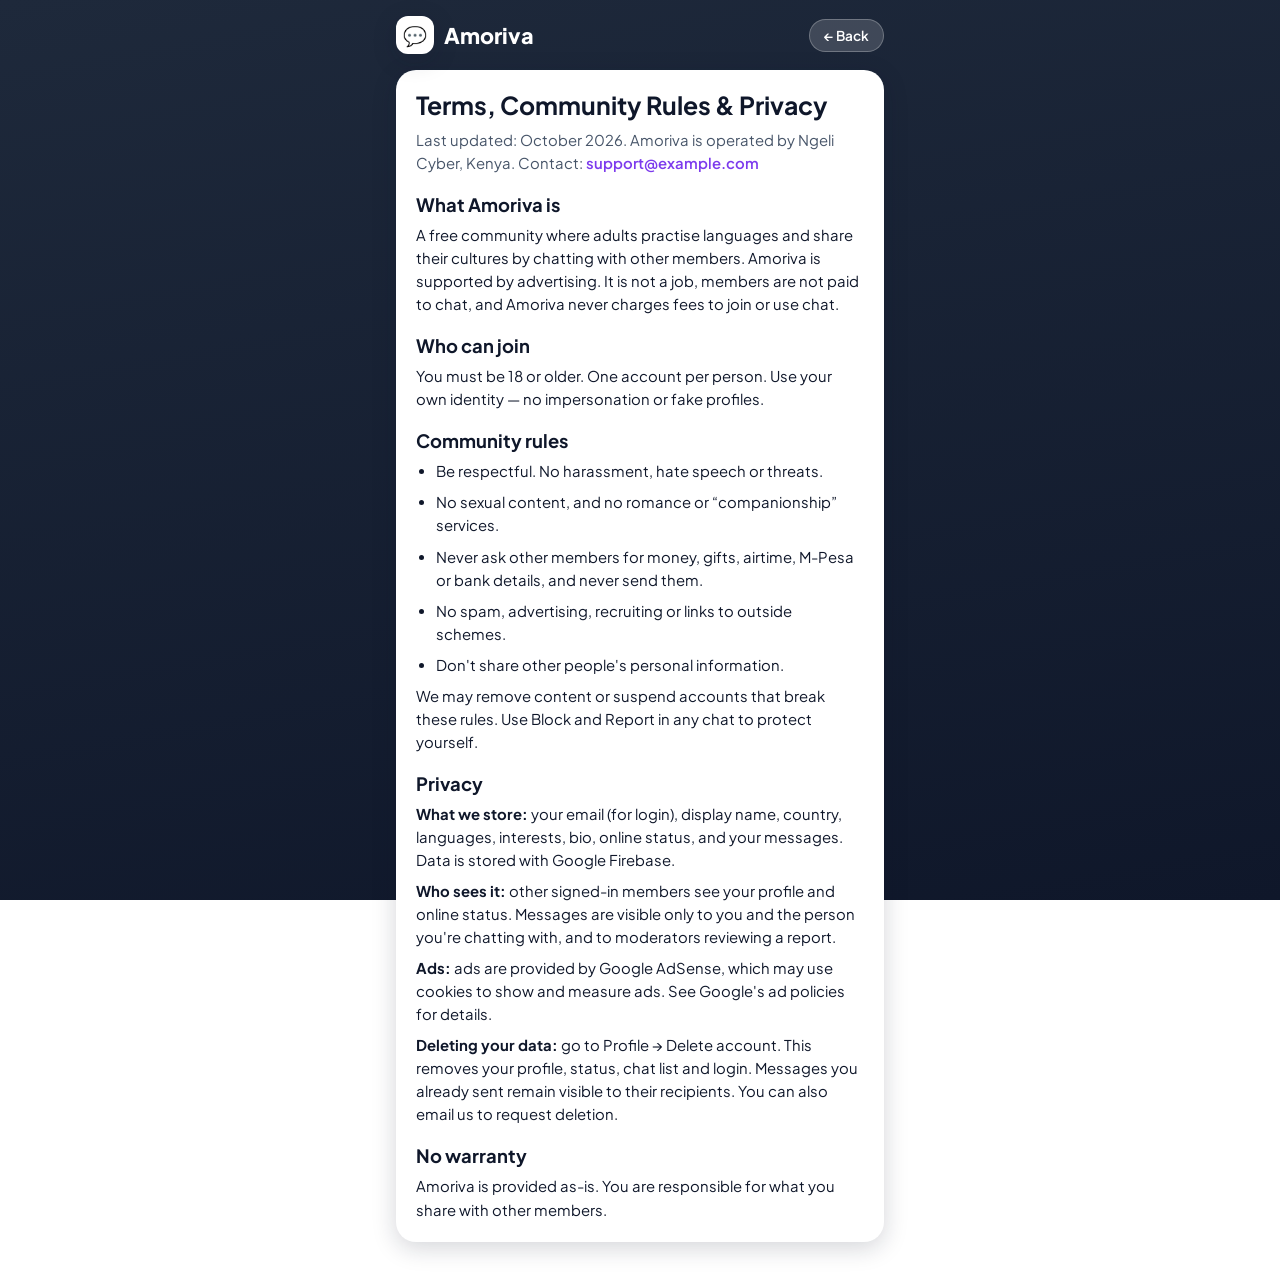
<file: terms.html>
<!doctype html>
<html lang="en">
<head>
<meta charset="utf-8">
<meta name="viewport" content="width=device-width, initial-scale=1, viewport-fit=cover">
<meta name="theme-color" content="#0f172a">
<title>Amoriva – Terms &amp; Privacy</title>
<link rel="stylesheet" href="common.css">
</head>
<body>
<div class="app">
  <div class="topbar">
    <div class="brand"><div class="logo">💬</div>Amoriva</div>
    <a class="icon-btn" href="javascript:history.back()">← Back</a>
  </div>

  <div class="card legal">
    <h1>Terms, Community Rules &amp; Privacy</h1>
    <p class="muted small">Last updated: <span id="updated">October 2026</span>. Amoriva is operated by Ngeli Cyber, Kenya. Contact: <a href="mailto:support@example.com">support@example.com</a></p>

    <h2>What Amoriva is</h2>
    <p>A free community where adults practise languages and share their cultures by chatting with other members. Amoriva is supported by advertising. It is not a job, members are not paid to chat, and Amoriva never charges fees to join or use chat.</p>

    <h2>Who can join</h2>
    <p>You must be 18 or older. One account per person. Use your own identity — no impersonation or fake profiles.</p>

    <h2>Community rules</h2>
    <ul>
      <li>Be respectful. No harassment, hate speech or threats.</li>
      <li>No sexual content, and no romance or “companionship” services.</li>
      <li>Never ask other members for money, gifts, airtime, M-Pesa or bank details, and never send them.</li>
      <li>No spam, advertising, recruiting or links to outside schemes.</li>
      <li>Don't share other people's personal information.</li>
    </ul>
    <p>We may remove content or suspend accounts that break these rules. Use Block and Report in any chat to protect yourself.</p>

    <h2>Privacy</h2>
    <p><b>What we store:</b> your email (for login), display name, country, languages, interests, bio, online status, and your messages. Data is stored with Google Firebase.</p>
    <p><b>Who sees it:</b> other signed-in members see your profile and online status. Messages are visible only to you and the person you're chatting with, and to moderators reviewing a report.</p>
    <p><b>Ads:</b> ads are provided by Google AdSense, which may use cookies to show and measure ads. See Google's ad policies for details.</p>
    <p><b>Deleting your data:</b> go to Profile → Delete account. This removes your profile, status, chat list and login. Messages you already sent remain visible to their recipients. You can also email us to request deletion.</p>

    <h2>No warranty</h2>
    <p>Amoriva is provided as-is. You are responsible for what you share with other members.</p>
  </div>
</div>
<script>try { const t = localStorage.getItem("amoriva-theme"); if (t) document.documentElement.setAttribute("data-theme", t); } catch (e) {}</script>
</body>
</html>
</file>
<file: common.css>
/* Amoriva — shared styles */
@import url('https://fonts.googleapis.com/css2?family=Plus+Jakarta+Sans:wght@400;500;600;700;800&display=swap');

:root {
  --bg1: #1e293b;
  --bg2: #0f172a;
  --surface: #ffffff;
  --surface-2: #f5f2fb;
  --text: #0f172a;
  --muted: #475569;
  --border: #e4ddf3;
  --primary: #7c3aed;
  --primary-ink: #ffffff;
  --primary-soft: #f2e9fe;
  --accent: #a855f7;
  --online: #22c55e;
  --danger: #ef4444;
  --danger-soft: #fdeaea;
  --shadow: 0 6px 24px rgba(15, 23, 42, .18);
  --radius: 20px;
  --nav-h: 68px;
}
:root[data-theme="dark"] {
  --bg1: #0f172a;
  --bg2: #0b1120;
  --surface: #1e293b;
  --surface-2: #273449;
  --text: #e2e8f0;
  --muted: #94a3b8;
  --border: #334155;
  --primary: #a855f7;
  --primary-ink: #0f0a1a;
  --primary-soft: #2a2140;
  --accent: #c084fc;
  --danger-soft: #3a1f26;
  --shadow: 0 6px 24px rgba(0, 0, 0, .4);
}

* { box-sizing: border-box; margin: 0; padding: 0; }
html, body { min-height: 100%; }
body {
  font-family: 'Plus Jakarta Sans', system-ui, sans-serif;
  color: var(--text);
  background: linear-gradient(170deg, var(--bg1), var(--bg2)) fixed;
  -webkit-font-smoothing: antialiased;
}
a { color: var(--primary); text-decoration: none; font-weight: 600; }
button, input, select, textarea { font: inherit; color: inherit; }

.app { max-width: 520px; margin: 0 auto; padding: 0 16px 24px; min-height: 100vh; }
.app.has-nav { padding-bottom: calc(var(--nav-h) + 24px); }

/* Top bar */
.topbar { display: flex; align-items: center; justify-content: space-between; padding: 16px 0; color: #fff; gap: 10px; }
.brand { display: flex; align-items: center; gap: 10px; font-weight: 800; font-size: 1.35rem; color: #fff; }
.logo { width: 38px; height: 38px; border-radius: 12px; background: #fff; display: grid; place-items: center; font-size: 1.2rem; box-shadow: var(--shadow); }
.icon-btn { background: rgba(255,255,255,.16); border: 1px solid rgba(255,255,255,.25); color: #fff; border-radius: 999px; padding: 7px 14px; font-weight: 600; cursor: pointer; font-size: .85rem; }

/* Cards */
.card { background: var(--surface); border-radius: var(--radius); padding: 20px; box-shadow: var(--shadow); margin-bottom: 14px; }
.card h1 { font-size: 1.55rem; line-height: 1.25; margin-bottom: 6px; }
.card h2 { font-size: 1.15rem; margin-bottom: 6px; }
.muted { color: var(--muted); }
.small { font-size: .85rem; }
.center { text-align: center; }
.pill { display: inline-flex; align-items: center; gap: 6px; background: var(--primary-soft); color: var(--primary); border-radius: 999px; padding: 5px 12px; font-size: .8rem; font-weight: 700; }

/* Buttons */
.btn { display: inline-flex; align-items: center; justify-content: center; gap: 8px; width: 100%; border: 0; border-radius: 999px; padding: 15px 20px; font-weight: 700; font-size: 1rem; cursor: pointer; transition: transform .1s, opacity .2s; }
.btn:active { transform: scale(.98); }
.btn:disabled { opacity: .55; cursor: not-allowed; }
.btn-primary { background: var(--primary); color: var(--primary-ink); }
.btn-light { background: #fff; color: #7c3aed; box-shadow: var(--shadow); }
.btn-outline { background: transparent; border: 1.5px solid var(--border); color: var(--text); }
.btn-green { background: #22c55e; color: #fff; border: none; }
.btn-green:active { background: #16a34a; }
.pts-chip { display: inline-flex; align-items: center; gap: 5px; background: rgba(255,255,255,.16); color: #fff;
  border-radius: 999px; padding: 5px 10px; font-weight: 800; font-size: .8rem; white-space: nowrap; margin-right: 6px; }
@keyframes ptsPop { 0% { transform: scale(1); } 40% { transform: scale(1.18); } 100% { transform: scale(1); } }
.pts-chip.bump { animation: ptsPop .4s ease; }
.btn-ghost-light { background: rgba(255,255,255,.12); border: 1.5px solid rgba(255,255,255,.5); color: #fff; }
.btn-danger { background: var(--danger-soft); color: var(--danger); }
.btn-sm { width: auto; padding: 9px 16px; font-size: .88rem; }
.stack > * + * { margin-top: 10px; }

/* Forms */
.field { margin-bottom: 16px; }
.field label { display: block; font-weight: 700; font-size: .9rem; margin-bottom: 7px; }
.input { width: 100%; background: var(--surface-2); border: 1.5px solid var(--border); border-radius: 14px; padding: 13px 14px; font-size: 1rem; outline: none; }
.input:focus { border-color: var(--primary); }
.input::placeholder { color: var(--muted); opacity: .6; }
textarea.input { resize: vertical; min-height: 90px; }
.check { display: flex; gap: 10px; align-items: flex-start; font-size: .9rem; margin-bottom: 14px; }
.check input { width: 20px; height: 20px; margin-top: 1px; accent-color: var(--primary); flex-shrink: 0; }
.pw-wrap { position: relative; }
.pw-wrap button { position: absolute; right: 10px; top: 50%; transform: translateY(-50%); background: none; border: 0; color: var(--muted); font-weight: 600; cursor: pointer; font-size: .85rem; }
.error { background: var(--danger-soft); color: var(--danger); border-radius: 12px; padding: 10px 12px; font-size: .88rem; margin-bottom: 14px; display: none; }
.error.show { display: block; }

/* Tabs */
.tabs { display: flex; background: var(--surface-2); border-radius: 999px; padding: 4px; margin-bottom: 18px; }
.tabs button { flex: 1; border: 0; background: none; padding: 10px; border-radius: 999px; font-weight: 700; color: var(--muted); cursor: pointer; }
.tabs button.on { background: var(--surface); color: var(--primary); box-shadow: 0 2px 8px rgba(0,0,0,.08); }

/* Chips */
.chips { display: flex; flex-wrap: wrap; gap: 8px; }
.chip { border: 1.5px solid var(--border); background: var(--surface); border-radius: 999px; padding: 8px 14px; font-size: .88rem; font-weight: 600; cursor: pointer; user-select: none; }
.chip.on { background: var(--primary-soft); border-color: var(--primary); color: var(--primary); }
.tag { display: inline-block; background: var(--surface-2); border-radius: 999px; padding: 4px 10px; font-size: .78rem; font-weight: 600; color: var(--muted); }
.scroll-x { display: flex; gap: 8px; overflow-x: auto; padding-bottom: 4px; scrollbar-width: none; }
.scroll-x::-webkit-scrollbar { display: none; }
.scroll-x .chip { white-space: nowrap; }

/* Avatar + presence */
.avatar { position: relative; width: 50px; height: 50px; border-radius: 50%; display: grid; place-items: center; color: #fff; font-weight: 800; font-size: 1.05rem; flex-shrink: 0; }
.avatar.lg { width: 84px; height: 84px; font-size: 1.8rem; }
.avatar .dot { position: absolute; right: 0; bottom: 1px; width: 13px; height: 13px; border-radius: 50%; border: 2.5px solid var(--surface); background: #a7b4ba; }
.avatar .dot.online { background: var(--online); }
.status-text { font-size: .8rem; font-weight: 600; color: var(--muted); }
.status-text.online { color: var(--online); }
.status-text.typing { color: var(--primary); }
.typing-dots { display: inline-flex; gap: 3px; align-items: center; vertical-align: middle; }
.typing-dots span { width: 5px; height: 5px; border-radius: 50%; background: currentColor; animation: td 1.2s infinite ease-in-out; }
.typing-dots span:nth-child(2) { animation-delay: .2s; }
.typing-dots span:nth-child(3) { animation-delay: .4s; }
@keyframes td { 0%, 60%, 100% { transform: translateY(0); opacity: .35; } 30% { transform: translateY(-4px); opacity: 1; } }

/* Member card */
.member { display: flex; gap: 14px; align-items: flex-start; }
.member .info { flex: 1; min-width: 0; }
.member .name { font-weight: 800; font-size: 1.02rem; }
.member .bio { margin: 8px 0; font-size: .9rem; color: var(--muted); }
.lang-row { font-size: .82rem; margin-top: 4px; }
.lang-row b { color: var(--text); }
.member .actions { margin-top: 12px; }

/* List rows (chats) */
.row { display: flex; gap: 12px; align-items: center; padding: 12px 4px; border-bottom: 1px solid var(--border); cursor: pointer; }
.row:last-child { border-bottom: 0; }
.row .info { flex: 1; min-width: 0; }
.row .last { font-size: .88rem; color: var(--muted); white-space: nowrap; overflow: hidden; text-overflow: ellipsis; }
.row .meta { text-align: right; font-size: .75rem; color: var(--muted); }
.badge { display: inline-grid; place-items: center; min-width: 20px; height: 20px; border-radius: 999px; background: var(--accent); color: #fff; font-size: .72rem; font-weight: 800; padding: 0 6px; margin-top: 4px; }

/* Bottom nav */
.nav { position: fixed; left: 0; right: 0; bottom: 0; height: var(--nav-h); background: var(--surface); box-shadow: 0 -4px 20px rgba(0,0,0,.12); display: flex; justify-content: center; z-index: 50; }
.nav .inner { display: flex; width: 100%; max-width: 520px; }
.nav a { flex: 1; display: flex; flex-direction: column; align-items: center; justify-content: center; gap: 3px; color: var(--muted); font-size: .76rem; font-weight: 700; position: relative; }
.nav a .ic { font-size: 1.3rem; }
.nav a.on { color: var(--primary); }
.nav a .badge { position: absolute; top: 8px; left: calc(50% + 6px); margin: 0; }
.nav .nav-fab { flex: 1; display: flex; flex-direction: column; align-items: center; justify-content: center; gap: 3px;
  background: none; border: 0; cursor: pointer; color: var(--muted); font-size: .76rem; font-weight: 700; }
.nav .nav-fab .ic { width: 58px; height: 58px; margin-top: -24px; border-radius: 50%; display: grid; place-items: center;
  font-size: 1.6rem; color: #053d26; background: #4ade80; border: 3px solid #15803d; box-shadow: 0 6px 18px rgba(21,128,61,.5); }
.nav .nav-fab { color: #15803d; }

/* Chat screen */
.chat-page { display: flex; flex-direction: column; height: 100vh; height: 100dvh; max-width: 520px; margin: 0 auto; background: var(--surface); }
.chat-head { display: flex; align-items: center; gap: 12px; padding: 12px 14px; background: var(--primary); color: #fff; }
.chat-head .avatar .dot { border-color: var(--primary); }
.chat-head .status-text { color: rgba(255,255,255,.8); }
.chat-head .back { background: none; border: 0; color: #fff; font-size: 1.4rem; cursor: pointer; padding: 0 4px; }
.chat-head .name { font-weight: 800; }
.messages { flex: 1; overflow-y: auto; padding: 16px 14px; background: var(--surface-2); display: flex; flex-direction: column; gap: 6px; }
.msg { max-width: 78%; padding: 10px 14px; border-radius: 18px; font-size: .95rem; line-height: 1.4; word-wrap: break-word; white-space: pre-wrap; }
.msg .t { display: block; font-size: .7rem; opacity: .7; margin-top: 4px; text-align: right; }
.msg.me { align-self: flex-end; background: var(--primary); color: var(--primary-ink); border-bottom-right-radius: 6px; }
.msg.them { align-self: flex-start; background: var(--surface); border: 1px solid var(--border); border-bottom-left-radius: 6px; }
.day-sep { align-self: center; font-size: .75rem; color: var(--muted); background: var(--surface); border-radius: 999px; padding: 3px 10px; margin: 8px 0; }
.composer { display: flex; gap: 8px; padding: 10px 12px; border-top: 1px solid var(--border); background: var(--surface); }
.composer textarea { flex: 1; resize: none; max-height: 120px; min-height: 46px; border-radius: 22px; }
.composer .btn { width: auto; padding: 0 20px; }
.starter { display: flex; gap: 8px; overflow-x: auto; padding: 8px 12px 0; background: var(--surface); scrollbar-width: none; }
.starter::-webkit-scrollbar { display: none; }
.starter .chip { white-space: nowrap; font-size: .8rem; padding: 6px 12px; }
.notice { text-align: center; font-size: .82rem; color: var(--muted); background: var(--surface); border: 1px dashed var(--border); border-radius: 14px; padding: 10px 12px; margin-bottom: 8px; }

/* Menus / sheets */
.sheet-bg { position: fixed; inset: 0; background: rgba(0,0,0,.45); display: none; align-items: flex-end; justify-content: center; z-index: 100; }
.sheet-bg.show { display: flex; }
.sheet { background: var(--surface); width: 100%; max-width: 520px; border-radius: 22px 22px 0 0; padding: 20px 16px 24px;
  max-height: 92vh; overflow-y: auto; }
.sheet h3 { margin-bottom: 12px; }

/* Invite popup */
.invite-hero { text-align: center; margin: -20px -16px 12px; padding: 14px 16px 12px; color: #fff;
  background: linear-gradient(135deg, #22c55e, #15803d); border-radius: 22px 22px 16px 16px; }
.invite-hero .ih-ic { font-size: 1.9rem; line-height: 1; }
.invite-hero h3 { margin: 4px 0 3px; color: #fff; font-size: 1.1rem; }
.invite-hero p { margin: 0; font-size: .8rem; opacity: .94; }
.inv-steps { display: flex; flex-direction: column; gap: 4px; margin: 2px 0 10px; }
.inv-step { display: flex; align-items: center; gap: 8px; font-size: .82rem; font-weight: 600; color: var(--text); }
.inv-step .sn { width: 23px; height: 23px; border-radius: 50%; background: #dcfce7; color: #15803d;
  display: grid; place-items: center; font-weight: 800; flex-shrink: 0; font-size: .8rem; }
.inv-step .code { font-weight: 800; color: #15803d; }
.inv-label { display: block; font-weight: 800; font-size: .8rem; color: var(--text); margin: 2px 0 6px; }
.code-display { display: flex; gap: 8px; align-items: stretch; margin-bottom: 18px; }
.code-display .input { flex: 1; font-weight: 800; letter-spacing: 1.5px; text-align: center; font-size: 1.15rem;
  background: #fff; color: #4f46e5; border: 2px solid #7c3aed; }
:root[data-theme="dark"] .code-display .input { background: #1e1b2e; color: #c4b5fd; }
textarea.code-paste { width: 100%; min-height: 80px; resize: vertical; line-height: 1.4;
  background: var(--surface); color: var(--text); border: 2px solid var(--primary); }
textarea.code-paste::placeholder { color: var(--muted); }
.code-paste:focus, .code-display .input:focus { box-shadow: 0 0 0 3px rgba(124,58,237,.2); }

/* Onboarding */
.slides { position: relative; overflow: hidden; }
.slide { display: none; animation: fade .35s ease; }
.slide.on { display: block; }
@keyframes fade { from { opacity: 0; transform: translateY(8px); } to { opacity: 1; transform: none; } }
.feature { display: flex; gap: 14px; align-items: center; }
.feature .ic { width: 52px; height: 52px; border-radius: 16px; display: grid; place-items: center; font-size: 1.5rem; flex-shrink: 0; }
.hero { color: #fff; text-align: center; margin: 22px 0 18px; }
.hero h1 { font-size: 1.9rem; line-height: 1.2; margin-bottom: 10px; }
.hero p { opacity: .9; }
.dots { display: flex; justify-content: center; gap: 6px; margin: 18px 0; }
.dots span { width: 8px; height: 8px; border-radius: 999px; background: rgba(255,255,255,.4); transition: width .25s; }
.dots span.on { width: 28px; background: #fff; }
.step-num { width: 34px; height: 34px; border-radius: 50%; background: var(--primary-soft); color: var(--primary); display: grid; place-items: center; font-weight: 800; flex-shrink: 0; }

/* Ads */
.ad-slot { background: var(--surface); border-radius: var(--radius); padding: 10px; margin-bottom: 14px; min-height: 60px; }
.ad-label { font-size: .7rem; font-weight: 700; color: var(--muted); text-transform: uppercase; letter-spacing: .05em; margin-bottom: 6px; }

/* Misc */
.empty { text-align: center; padding: 30px 10px; }
.empty .big { font-size: 2.6rem; margin-bottom: 8px; }
.loader { width: 34px; height: 34px; border: 3.5px solid var(--border); border-top-color: var(--primary); border-radius: 50%; animation: spin .8s linear infinite; margin: 30px auto; }
@keyframes spin { to { transform: rotate(360deg); } }
.toast { position: fixed; left: 50%; bottom: calc(var(--nav-h) + 16px); transform: translateX(-50%) translateY(20px); background: #13202b; color: #fff; padding: 11px 18px; border-radius: 999px; font-size: .9rem; font-weight: 600; opacity: 0; pointer-events: none; transition: all .25s; z-index: 200; max-width: 90vw; text-align: center; }
.toast.show { opacity: 1; transform: translateX(-50%) translateY(0); }
.toast.err { background: var(--danger); }
.section-title { color: #fff; font-weight: 800; font-size: 1.05rem; margin: 6px 4px 10px; display: flex; justify-content: space-between; align-items: center; }
.hidden { display: none !important; }
.legal h2 { margin-top: 18px; }
.legal p, .legal li { margin-top: 8px; line-height: 1.55; font-size: .93rem; }
.legal ul { padding-left: 20px; }
</file>
